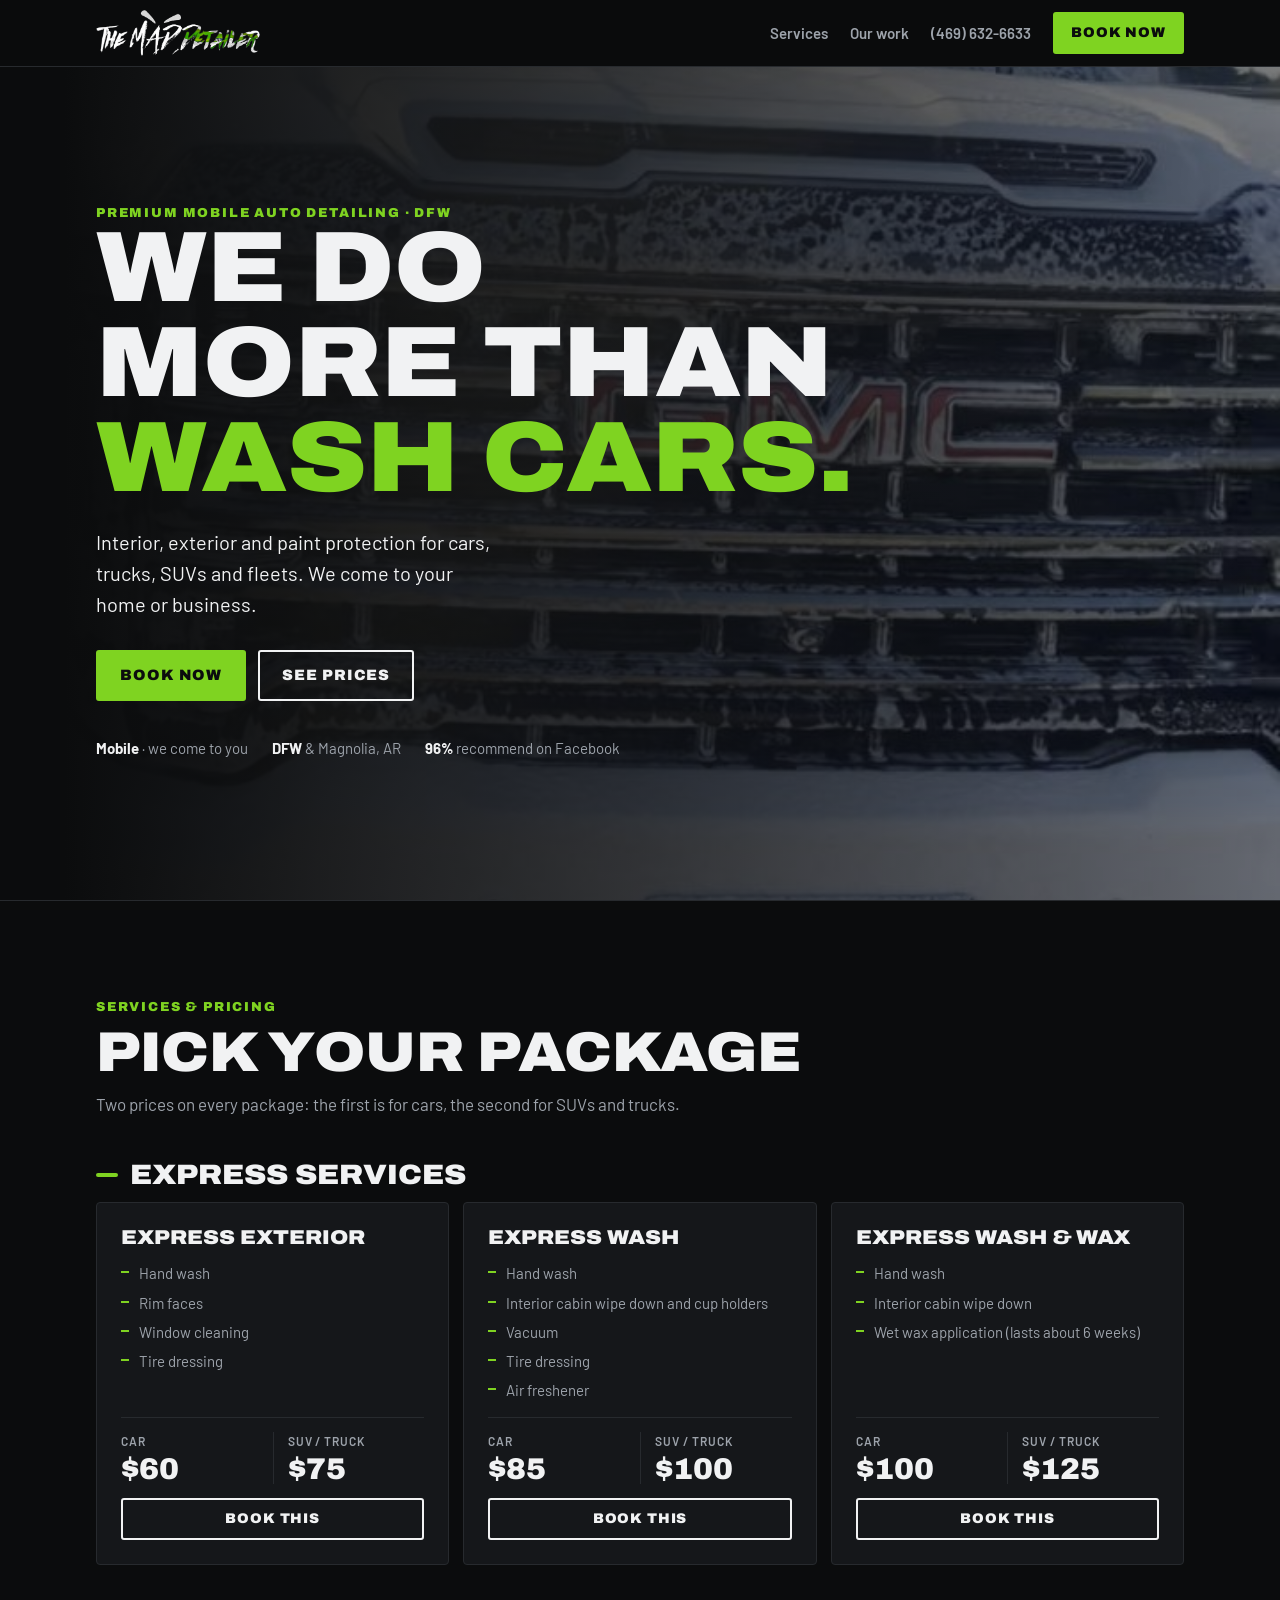
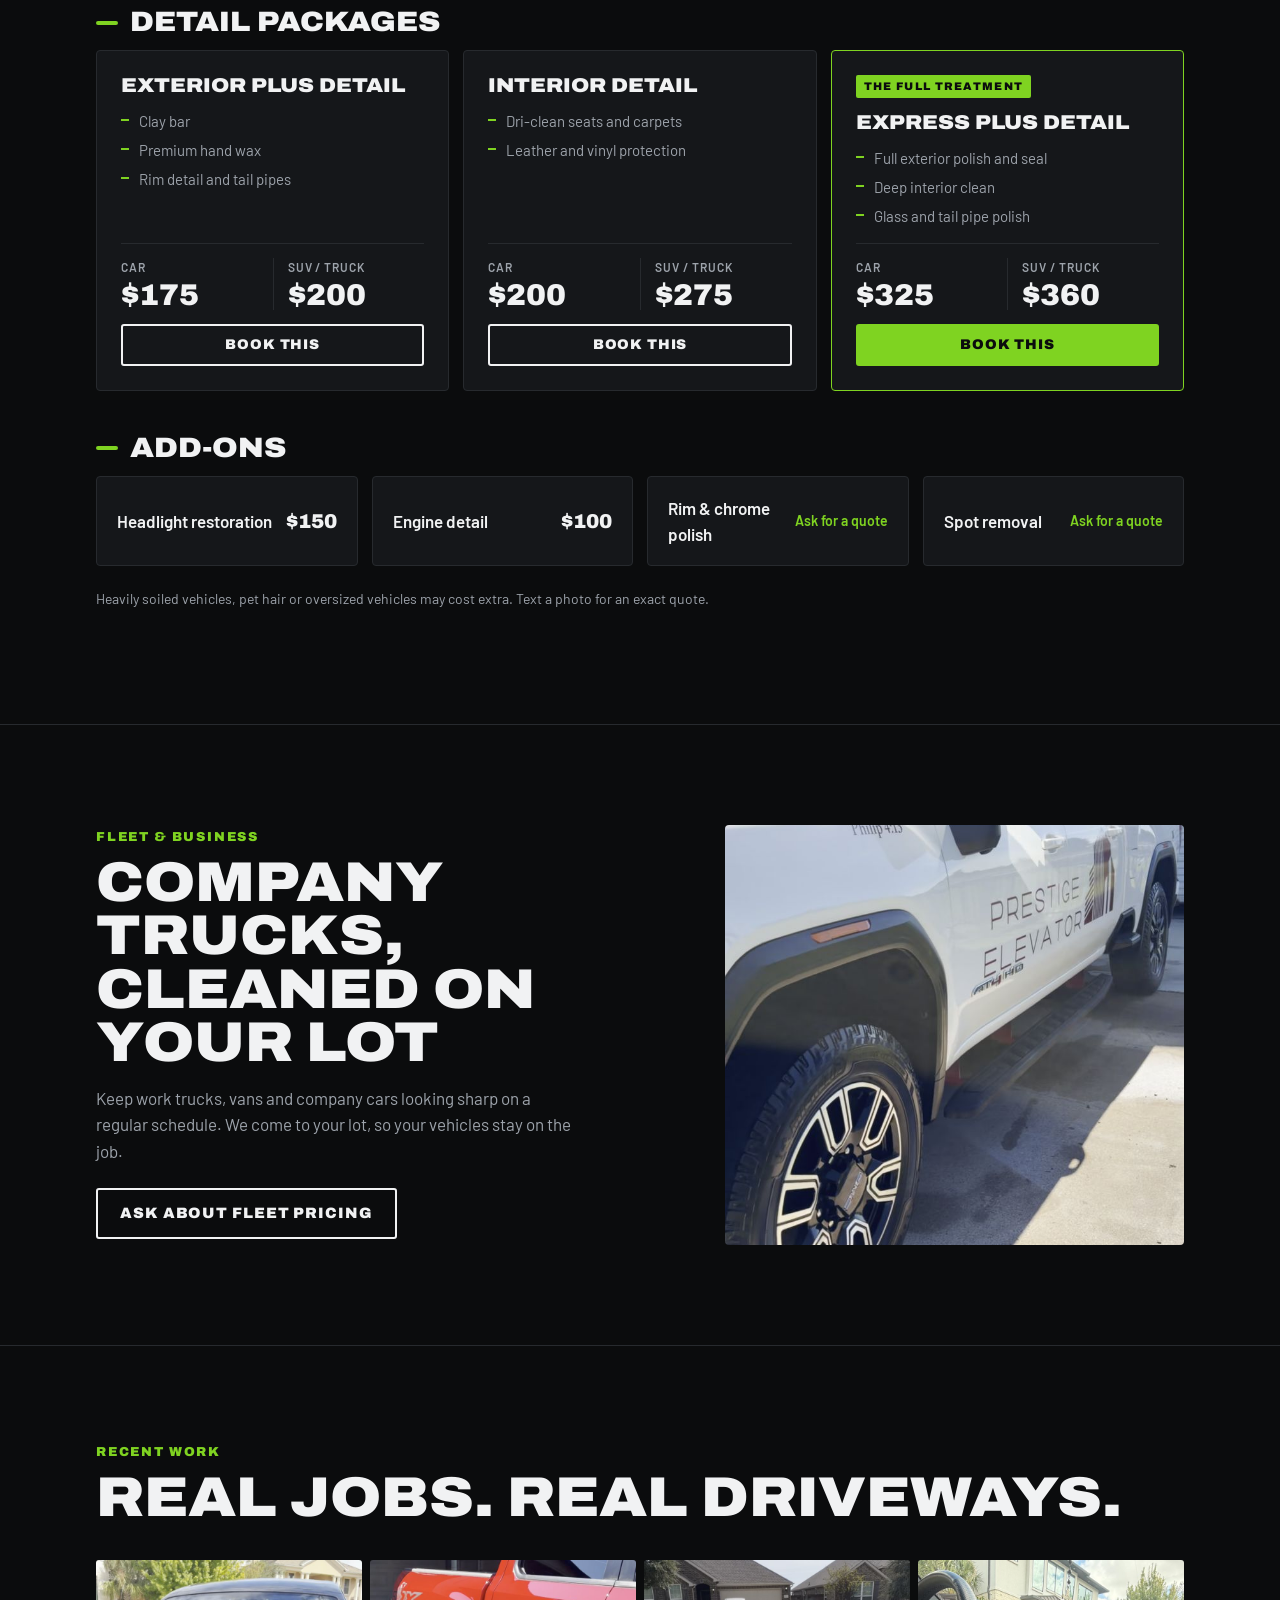
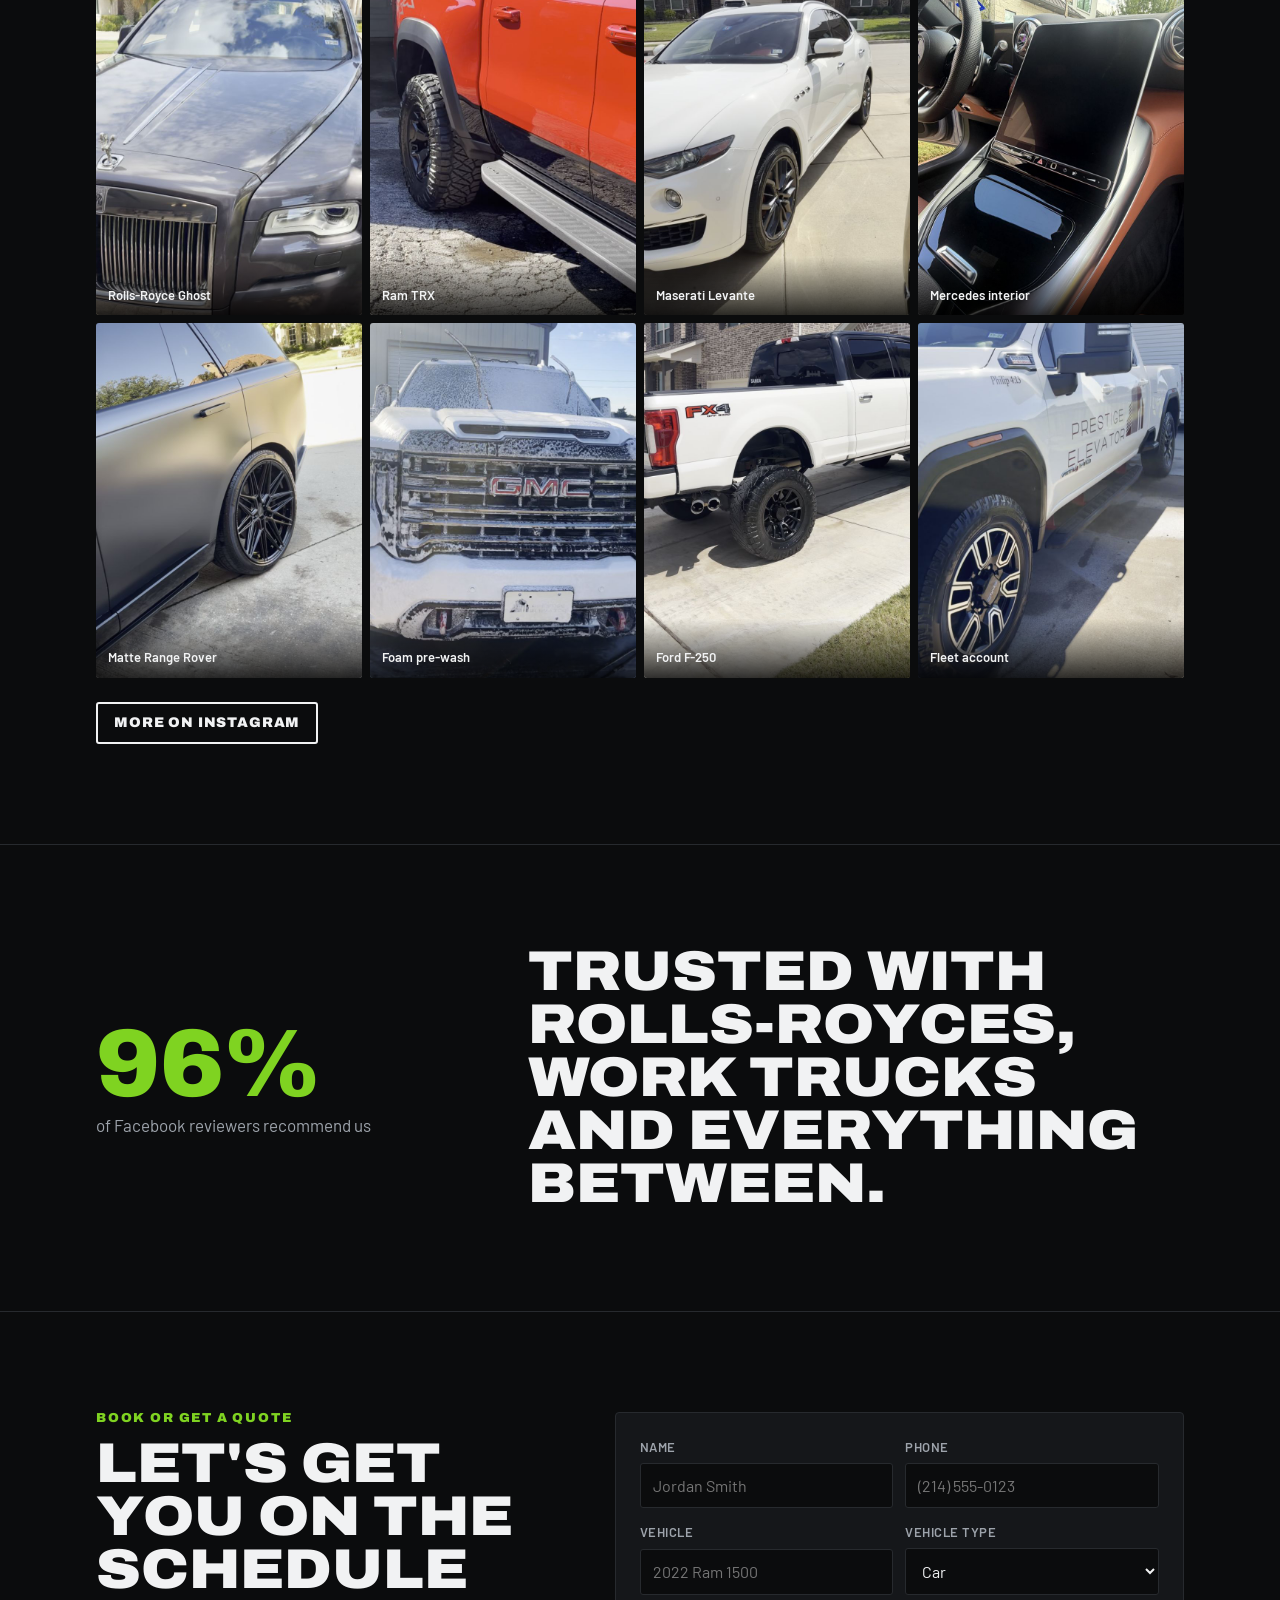
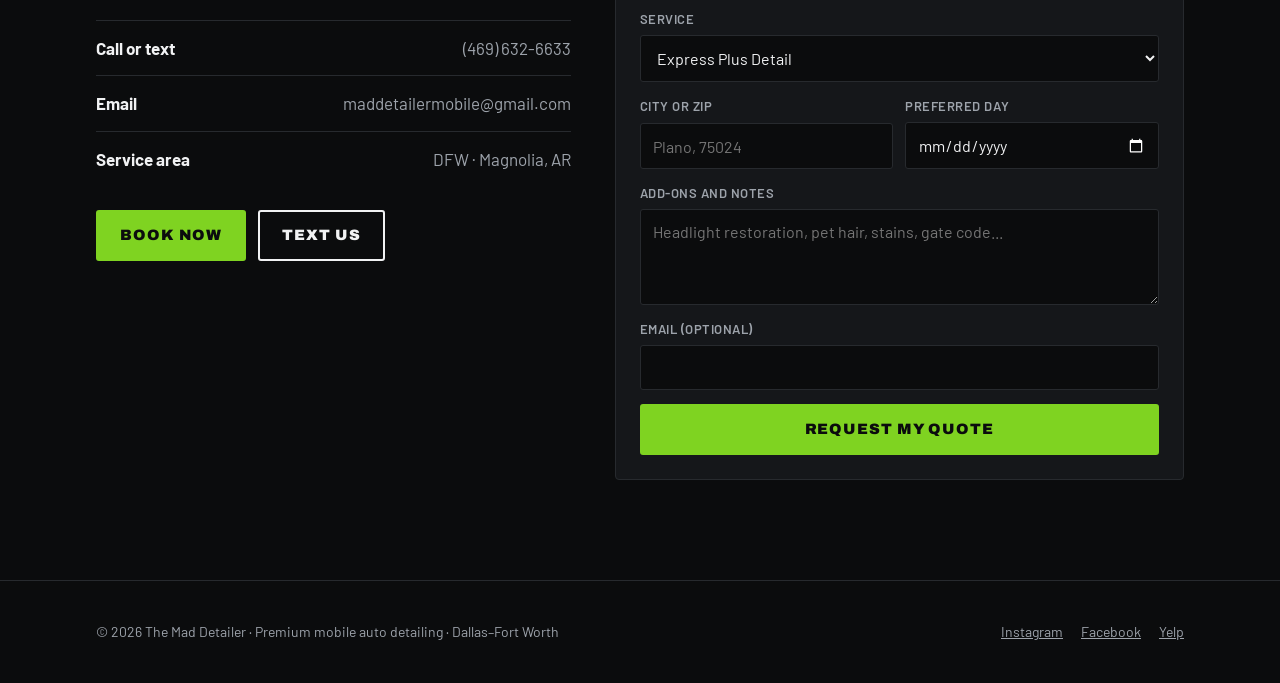
<file: index.html>
<!doctype html>
<html lang="en">
<head>
<meta charset="utf-8">
<meta name="viewport" content="width=device-width,initial-scale=1,viewport-fit=cover">
<title>The Mad Detailer · Mobile Car Detailing in Dallas–Fort Worth</title>
<meta name="description" content="Premium mobile auto detailing in DFW. Hand washes, interior and exterior details, wax and paint protection for cars, trucks, SUVs and fleets. We come to you. Call or text (469) 632-6633.">
<meta property="og:title" content="The Mad Detailer · Mobile Car Detailing in DFW">
<meta property="og:description" content="We do more than wash cars. Mobile detailing for cars, trucks, SUVs and fleets across Dallas–Fort Worth.">
<meta property="og:image" content="images/rolls-royce.jpg">
<meta property="og:type" content="website">
<meta name="theme-color" content="#0b0c0d">
<link rel="icon" type="image/png" href="images/favicon.png">
<script>if(/[?&]accent=pink/.test(location.search))document.documentElement.classList.add('pink')</script>
<link rel="preconnect" href="https://fonts.googleapis.com">
<link rel="preconnect" href="https://fonts.gstatic.com" crossorigin>
<link rel="stylesheet" href="https://fonts.googleapis.com/css2?family=Archivo:wdth,wght@62..125,600;62..125,900&family=Barlow:wght@400;500;600&display=swap">
<link rel="stylesheet" href="css/site.css">
<script type="application/ld+json">
{
  "@context": "https://schema.org",
  "@type": "AutoWash",
  "name": "The Mad Detailer",
  "description": "Premium mobile auto detailing for cars, trucks, SUVs and fleets.",
  "telephone": "+1-469-632-6633",
  "email": "maddetailermobile@gmail.com",
  "image": "images/rolls-royce.jpg",
  "priceRange": "$60-$360",
  "address": {"@type": "PostalAddress", "addressLocality": "Dallas", "addressRegion": "TX", "addressCountry": "US"},
  "areaServed": ["Dallas–Fort Worth, TX", "Magnolia, AR"],
  "sameAs": [
    "https://www.instagram.com/maddetailer",
    "https://www.facebook.com/maddetailertexas",
    "https://www.yelp.com/biz/the-mad-detailer-dallas"
  ]
}
</script>
</head>
<body>

<header><div class="wrap">
  <a href="#top" aria-label="The Mad Detailer home"><img src="images/logo.png" alt="The Mad Detailer" width="1047" height="293"></a>
  <nav>
    <a class="link" href="#services">Services</a>
    <a class="link" href="#work">Our work</a>
    <a class="link" href="tel:+14696326633">(469) 632-6633</a>
    <a class="btn sm book" href="#quote">Book Now</a>
  </nav>
</div></header>

<main id="top">
<div class="hero">
  <video src="images/hero.mp4" poster="images/foam-prewash.jpg" autoplay muted loop playsinline aria-hidden="true"></video>
  <div class="wrap">
    <div class="eye">Premium mobile auto detailing · DFW</div>
    <h1>We do more than <em>wash cars.</em></h1>
    <p>Interior, exterior and paint protection for cars, trucks, SUVs and fleets. We come to your home or business.</p>
    <div class="row"><a class="btn book" href="#quote">Book Now</a><a class="btn ghost" href="#services">See prices</a></div>
    <div class="chips"><span><b>Mobile</b> · we come to you</span><span><b>DFW</b> &amp; Magnolia, AR</span><span><b>96%</b> recommend on Facebook</span></div>
  </div>
</div>

<section id="services"><div class="wrap">
  <div class="head">
    <div class="eye">Services &amp; pricing</div>
    <h2>Pick your package</h2>
    <p>Two prices on every package: the first is for cars, the second for SUVs and trucks.</p>
  </div>

  <div class="menu-group">
    <h3>Express services</h3>
    <div class="cards">
      <div class="card">
        <h4>Express Exterior</h4>
        <ul><li>Hand wash</li><li>Rim faces</li><li>Window cleaning</li><li>Tire dressing</li></ul>
        <div class="prices"><div><span>Car</span><b>$60</b></div><div><span>SUV / Truck</span><b>$75</b></div></div>
        <a class="btn ghost sm book" href="#quote" data-service="Express Exterior">Book this</a>
      </div>
      <div class="card">
        <h4>Express Wash</h4>
        <ul><li>Hand wash</li><li>Interior cabin wipe down and cup holders</li><li>Vacuum</li><li>Tire dressing</li><li>Air freshener</li></ul>
        <div class="prices"><div><span>Car</span><b>$85</b></div><div><span>SUV / Truck</span><b>$100</b></div></div>
        <a class="btn ghost sm book" href="#quote" data-service="Express Wash">Book this</a>
      </div>
      <div class="card">
        <h4>Express Wash &amp; Wax</h4>
        <ul><li>Hand wash</li><li>Interior cabin wipe down</li><li>Wet wax application (lasts about 6 weeks)</li></ul>
        <div class="prices"><div><span>Car</span><b>$100</b></div><div><span>SUV / Truck</span><b>$125</b></div></div>
        <a class="btn ghost sm book" href="#quote" data-service="Express Wash & Wax">Book this</a>
      </div>
    </div>
  </div>

  <div class="menu-group">
    <h3>Detail packages</h3>
    <div class="cards">
      <div class="card">
        <h4>Exterior Plus Detail</h4>
        <ul><li>Clay bar</li><li>Premium hand wax</li><li>Rim detail and tail pipes</li></ul>
        <div class="prices"><div><span>Car</span><b>$175</b></div><div><span>SUV / Truck</span><b>$200</b></div></div>
        <a class="btn ghost sm book" href="#quote" data-service="Express Exterior Plus Detail">Book this</a>
      </div>
      <div class="card">
        <h4>Interior Detail</h4>
        <ul><li>Dri-clean seats and carpets</li><li>Leather and vinyl protection</li></ul>
        <div class="prices"><div><span>Car</span><b>$200</b></div><div><span>SUV / Truck</span><b>$275</b></div></div>
        <a class="btn ghost sm book" href="#quote" data-service="Express Interior Detail">Book this</a>
      </div>
      <div class="card feature">
        <span class="tag">The full treatment</span>
        <h4>Express Plus Detail</h4>
        <ul><li>Full exterior polish and seal</li><li>Deep interior clean</li><li>Glass and tail pipe polish</li></ul>
        <div class="prices"><div><span>Car</span><b>$325</b></div><div><span>SUV / Truck</span><b>$360</b></div></div>
        <a class="btn sm book" href="#quote" data-service="Express Plus Detail">Book this</a>
      </div>
    </div>
  </div>

  <div class="menu-group">
    <h3>Add-ons</h3>
    <div class="addons">
      <div><b>Headlight restoration</b><span>$150</span></div>
      <div><b>Engine detail</b><span>$100</span></div>
      <div><b>Rim &amp; chrome polish</b><span class="c">Ask for a quote</span></div>
      <div><b>Spot removal</b><span class="c">Ask for a quote</span></div>
    </div>
  </div>
  <p class="note">Heavily soiled vehicles, pet hair or oversized vehicles may cost extra. Text a photo for an exact quote.</p>
</div></section>

<section><div class="wrap fleet">
  <div>
    <div class="eye">Fleet &amp; business</div>
    <h2 style="margin-top:12px">Company trucks, cleaned on your lot</h2>
    <p>Keep work trucks, vans and company cars looking sharp on a regular schedule. We come to your lot, so your vehicles stay on the job.</p>
    <a class="btn ghost" href="#quote" data-service="Fleet / business">Ask about fleet pricing</a>
  </div>
  <img src="images/fleet-truck.jpg" alt="Fleet truck after a wash" loading="lazy" width="720" height="960" style="border-radius:4px;max-height:420px;width:100%;object-fit:cover">
</div></section>

<section id="work"><div class="wrap">
  <div class="head"><div class="eye">Recent work</div><h2>Real jobs. Real driveways.</h2></div>
  <div class="grid">
    <figure><img src="images/rolls-royce.jpg" alt="Rolls-Royce Ghost after a detail" loading="lazy" width="720" height="960"><figcaption>Rolls-Royce Ghost</figcaption></figure>
    <figure><img src="images/ram-trx.jpg" alt="Ram TRX after a detail" loading="lazy" width="720" height="960"><figcaption>Ram TRX</figcaption></figure>
    <figure><img src="images/maserati.jpg" alt="Maserati Levante after a detail" loading="lazy" width="720" height="960"><figcaption>Maserati Levante</figcaption></figure>
    <figure><img src="images/mercedes-interior.jpg" alt="Mercedes interior after a detail" loading="lazy" width="720" height="960"><figcaption>Mercedes interior</figcaption></figure>
    <figure><img src="images/range-rover.jpg" alt="Matte Range Rover after a detail" loading="lazy" width="720" height="960"><figcaption>Matte Range Rover</figcaption></figure>
    <figure><img src="images/foam-prewash.jpg" alt="GMC truck covered in foam pre-wash" loading="lazy" width="720" height="960"><figcaption>Foam pre-wash</figcaption></figure>
    <figure><img src="images/f250.jpg" alt="Ford F-250 after a detail" loading="lazy" width="720" height="960"><figcaption>Ford F-250</figcaption></figure>
    <figure><img src="images/fleet-truck.jpg" alt="Fleet truck after a wash" loading="lazy" width="720" height="960"><figcaption>Fleet account</figcaption></figure>
  </div>
  <div class="row" style="margin-top:24px"><a class="btn ghost sm" href="https://www.instagram.com/maddetailer" target="_blank" rel="noopener">More on Instagram</a></div>
</div></section>

<section><div class="wrap proof">
  <div><div class="big">96%</div><div style="color:var(--muted)">of Facebook reviewers recommend us</div></div>
  <h2 style="max-width:16ch">Trusted with Rolls-Royces, work trucks and everything between.</h2>
</div></section>

<section id="quote"><div class="wrap contact">
  <div>
    <div class="eye">Book or get a quote</div>
    <h2 style="margin-top:12px">Let's get you on the schedule</h2>
    <div class="lines">
      <div><b>Call or text</b><a href="tel:+14696326633">(469) 632-6633</a></div>
      <div><b>Email</b><a href="mailto:maddetailermobile@gmail.com">maddetailermobile@gmail.com</a></div>
      <div><b>Service area</b><span>DFW · Magnolia, AR</span></div>
    </div>
    <div class="row"><a class="btn book" href="#quote-form">Book Now</a><a class="btn ghost" href="sms:+14696326633">Text us</a></div>
  </div>

  <form id="quote-form" name="quote" method="POST" action="/thank-you.html" data-netlify="true" netlify-honeypot="company-website">
    <input type="hidden" name="form-name" value="quote">
    <p class="hp"><label>Leave this empty <input name="company-website" tabindex="-1" autocomplete="off"></label></p>
    <div class="two">
      <label>Name<input name="name" required autocomplete="name" placeholder="Jordan Smith"></label>
      <label>Phone<input name="phone" type="tel" required autocomplete="tel" placeholder="(214) 555-0123"></label>
    </div>
    <div class="two">
      <label>Vehicle<input name="vehicle" placeholder="2022 Ram 1500"></label>
      <label>Vehicle type<select name="vehicle-type"><option>Car</option><option>SUV / Truck</option><option>Fleet / multiple</option></select></label>
    </div>
    <label>Service
      <select name="service" id="service">
        <option>Express Exterior</option>
        <option>Express Wash</option>
        <option>Express Wash &amp; Wax</option>
        <option>Express Exterior Plus Detail</option>
        <option>Express Interior Detail</option>
        <option selected>Express Plus Detail</option>
        <option>Fleet / business</option>
        <option>Not sure, help me choose</option>
      </select>
    </label>
    <div class="two">
      <label>City or zip<input name="location" placeholder="Plano, 75024"></label>
      <label>Preferred day<input name="preferred-date" type="date"></label>
    </div>
    <label>Add-ons and notes<textarea name="notes" placeholder="Headlight restoration, pet hair, stains, gate code..."></textarea></label>
    <label>Email (optional)<input name="email" type="email" autocomplete="email"></label>
    <button class="btn" type="submit">Request my quote</button>
  </form>
</div></section>
</main>

<footer><div class="wrap">
  <div>© <span id="year">2026</span> The Mad Detailer · Premium mobile auto detailing · Dallas–Fort Worth</div>
  <nav>
    <a href="https://www.instagram.com/maddetailer" target="_blank" rel="noopener">Instagram</a>
    <a href="https://www.facebook.com/maddetailertexas" target="_blank" rel="noopener">Facebook</a>
    <a href="https://www.yelp.com/biz/the-mad-detailer-dallas" target="_blank" rel="noopener">Yelp</a>
  </nav>
</div></footer>

<div class="mbar"><a class="btn ghost sm" href="tel:+14696326633">Call</a><a class="btn sm book" href="#quote">Book Now</a></div>

<script src="js/site.js"></script>
</body>
</html>
</file>
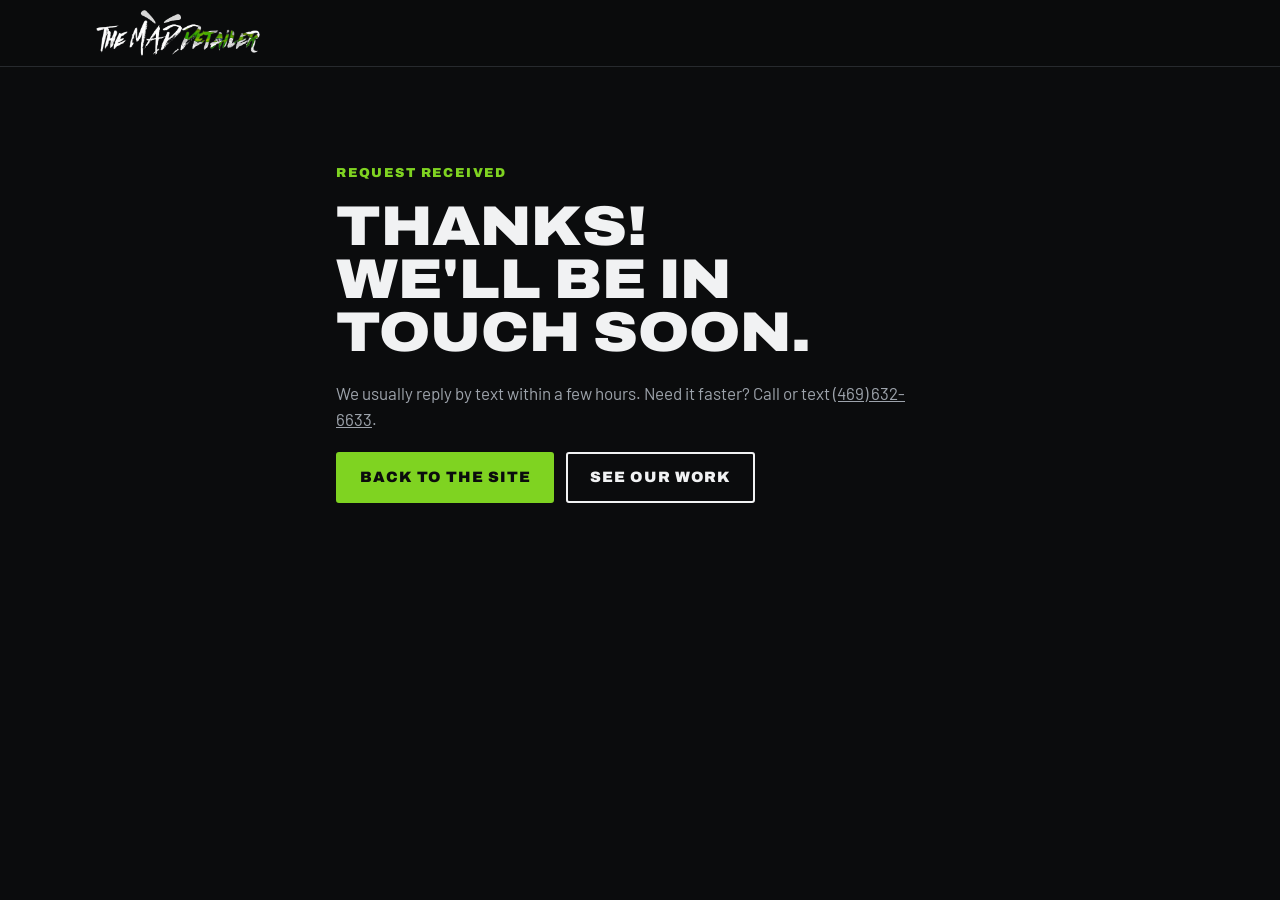
<file: thank-you.html>
<!doctype html>
<html lang="en">
<head>
<meta charset="utf-8">
<meta name="viewport" content="width=device-width,initial-scale=1,viewport-fit=cover">
<title>Thanks · The Mad Detailer</title>
<meta name="robots" content="noindex">
<link rel="icon" type="image/png" href="images/favicon.png">
<script>if(/[?&]accent=pink/.test(location.search))document.documentElement.classList.add('pink')</script>
<link rel="stylesheet" href="https://fonts.googleapis.com/css2?family=Archivo:wdth,wght@62..125,600;62..125,900&family=Barlow:wght@400;500;600&display=swap">
<link rel="stylesheet" href="css/site.css">
</head>
<body>
<header><div class="wrap"><a href="/"><img src="images/logo.png" alt="The Mad Detailer" width="1047" height="293"></a></div></header>
<section style="border:0"><div class="wrap" style="display:grid;gap:20px;max-width:640px;margin-inline:auto">
  <div class="eye">Request received</div>
  <h2>Thanks! We'll be in touch soon.</h2>
  <p style="color:var(--muted);margin:0">We usually reply by text within a few hours. Need it faster? Call or text <a href="tel:+14696326633">(469) 632-6633</a>.</p>
  <div class="row"><a class="btn" href="/">Back to the site</a><a class="btn ghost" href="https://www.instagram.com/maddetailer" target="_blank" rel="noopener">See our work</a></div>
</div></section>
</body>
</html>
</file>
<file: css/site.css>
/* =========================================================
   THE MAD DETAILER · site styles
   ---------------------------------------------------------
   TO CHANGE THE ACCENT COLOR: edit the two lines marked
   "ACCENT" below. Everything green on the site uses them.
     Lime (logo):        --accent:#7fd321;  --accent-ink:#0b0c0d;
     Hot pink (flyer):   --accent:#ff2d95;  --accent-ink:#ffffff;
   ========================================================= */
:root{
  --accent:#7fd321;      /* ACCENT: main color */
  --accent-ink:#0b0c0d;  /* ACCENT: text color on top of the accent */
  --bg:#0b0c0d;--panel:#15171a;--line:#272a2e;--fg:#f1f2f3;--muted:#9da3ab;
  --display:"Archivo","Arial Narrow",Arial,sans-serif;
  --body:"Barlow","Helvetica Neue",Arial,sans-serif;
  color-scheme:dark
}
/* Preview the pink version without editing anything: add ?accent=pink to the URL */
html.pink{--accent:#ff2d95;--accent-ink:#ffffff}

*{box-sizing:border-box}html{scroll-behavior:smooth;scroll-padding-top:76px}html,body{margin:0}
body{background:var(--bg);color:var(--fg);font:17px/1.55 var(--body);padding-bottom:76px}
@media(min-width:761px){body{padding-bottom:0}}
img{max-width:100%;display:block}
a{color:inherit}
.wrap{max-width:1120px;margin:0 auto;padding-left:max(16px,env(safe-area-inset-left,0px));padding-right:max(16px,env(safe-area-inset-right,0px))}
h1,h2,h3{font-family:var(--display);font-stretch:112%;font-weight:900;text-transform:uppercase;line-height:.95;margin:0;text-wrap:balance}
h2{font-size:clamp(32px,6vw,56px)}
.eye{font:900 13px/1 var(--display);letter-spacing:.14em;text-transform:uppercase;color:var(--accent)}
.btn{display:inline-block;font:900 15px/1 var(--display);letter-spacing:.06em;text-transform:uppercase;padding:16px 22px;border-radius:3px;text-decoration:none;border:2px solid var(--accent);background:var(--accent);color:var(--accent-ink);cursor:pointer;text-align:center}
.btn:hover{filter:brightness(1.1)}
.btn.ghost{background:transparent;color:var(--fg);border-color:var(--fg)}
.btn.sm{padding:12px 16px;font-size:14px}

/* Header */
header{position:sticky;top:0;z-index:5;background:rgba(11,12,13,.9);backdrop-filter:blur(8px);-webkit-backdrop-filter:blur(8px);border-bottom:1px solid var(--line)}
header .wrap{display:flex;justify-content:space-between;align-items:center;padding-block:10px;gap:12px}
header img{height:46px;width:auto}
header nav{display:flex;align-items:center;gap:22px}
header nav a.link{text-decoration:none;font:600 15px/1 var(--body);color:var(--muted)}
header nav a.link:hover{color:var(--fg)}
@media(max-width:760px){header nav a.link{display:none}header img{height:38px}}

/* Hero */
.hero{position:relative;overflow:hidden;border-bottom:1px solid var(--line)}
.hero video,.hero .poster{position:absolute;inset:0;width:100%;height:100%;object-fit:cover;opacity:.5}
.hero::after{content:"";position:absolute;inset:0;background:linear-gradient(90deg,var(--bg) 5%,rgba(11,12,13,.6) 50%,transparent)}
.hero .wrap{position:relative;z-index:1;padding-block:clamp(70px,11vw,140px)}
.hero h1{font-size:clamp(46px,9vw,100px);max-width:11ch}.hero h1 em{font-style:normal;color:var(--accent)}
.hero p{font-size:20px;max-width:36ch;margin:22px 0 30px}
.row{display:flex;gap:12px;flex-wrap:wrap}
.chips{display:flex;flex-wrap:wrap;gap:8px 24px;margin-top:36px;color:var(--muted);font-size:15px}.chips b{color:var(--fg)}
@media(prefers-reduced-motion:reduce){.hero video{display:none}}

section{padding-block:clamp(60px,9vw,100px);border-bottom:1px solid var(--line)}
.head{display:grid;gap:12px;margin-bottom:36px}
.head p{margin:0;color:var(--muted);max-width:60ch}

/* Price menu */
.menu-group{margin-top:44px}.menu-group:first-of-type{margin-top:0}
.menu-group>h3{font-size:clamp(22px,3vw,28px);display:flex;align-items:center;gap:12px;margin-bottom:14px}
.menu-group>h3::before{content:"";width:22px;height:4px;background:var(--accent);border-radius:2px}
.cards{display:grid;grid-template-columns:repeat(auto-fit,minmax(260px,1fr));gap:14px}
.card{background:var(--panel);border:1px solid var(--line);border-radius:4px;padding:24px;display:flex;flex-direction:column;gap:14px}
.card.feature{border-color:var(--accent)}
.card h4{font:900 20px/1.05 var(--display);font-stretch:112%;text-transform:uppercase;margin:0}
.tag{align-self:flex-start;font:900 11px/1 var(--display);letter-spacing:.12em;text-transform:uppercase;background:var(--accent);color:var(--accent-ink);padding:6px 8px;border-radius:2px}
.card ul{margin:0;padding:0;list-style:none;display:grid;gap:6px;align-content:start;color:var(--muted);font-size:15px;flex:1}
.card li{padding-left:18px;position:relative}
.card li::before{content:"";position:absolute;left:0;top:.6em;width:8px;height:2px;background:var(--accent)}
.prices{display:grid;grid-template-columns:1fr 1fr;border-top:1px solid var(--line);padding-top:14px}
.prices div{display:grid;gap:4px}.prices div+div{border-left:1px solid var(--line);padding-left:14px}
.prices span{font-size:12px;letter-spacing:.08em;text-transform:uppercase;color:var(--muted);font-weight:600}
.prices b{font:900 30px/1 var(--display);color:var(--fg)}
.addons{display:grid;grid-template-columns:repeat(auto-fit,minmax(230px,1fr));gap:14px}
.addons div{background:var(--panel);border:1px solid var(--line);border-radius:4px;padding:18px 20px;display:flex;justify-content:space-between;align-items:center;gap:12px}
.addons b{font-weight:600}.addons span{font:900 20px/1 var(--display);white-space:nowrap}
.addons span.c{font:600 14px/1.2 var(--body);color:var(--accent)}
.note{margin-top:22px;color:var(--muted);font-size:14px}

/* Fleet band */
.fleet{display:grid;grid-template-columns:1.3fr 1fr;gap:32px;align-items:center}
.fleet p{color:var(--muted);margin:16px 0 24px;max-width:48ch}
@media(max-width:760px){.fleet{grid-template-columns:1fr}}

/* Gallery */
.grid{display:grid;grid-template-columns:repeat(4,1fr);gap:8px}
.grid figure{margin:0;position:relative;aspect-ratio:3/4;overflow:hidden;border-radius:3px;background:var(--panel)}
.grid img{width:100%;height:100%;object-fit:cover}
.grid figcaption{position:absolute;inset:auto 0 0;padding:28px 12px 10px;background:linear-gradient(transparent,rgba(0,0,0,.8));font-size:13px;font-weight:600}
@media(max-width:760px){.grid{grid-template-columns:repeat(2,1fr)}}

.proof{display:flex;flex-wrap:wrap;gap:28px;align-items:center;justify-content:space-between}
.big{font:900 clamp(56px,10vw,96px)/1 var(--display);color:var(--accent)}

/* Contact + form */
.contact{display:grid;grid-template-columns:1fr 1.2fr;gap:44px}
@media(max-width:820px){.contact{grid-template-columns:1fr}}
.lines{display:grid;margin:24px 0}.lines div{display:flex;justify-content:space-between;gap:12px;padding:14px 0;border-top:1px solid var(--line);flex-wrap:wrap}
.lines span,.lines a{color:var(--muted);text-decoration:none}.lines a:hover{color:var(--fg)}
form{background:var(--panel);border:1px solid var(--line);border-radius:4px;padding:24px;display:grid;gap:14px}
label{display:grid;gap:6px;font-size:13px;font-weight:600;letter-spacing:.04em;text-transform:uppercase;color:var(--muted)}
input,select,textarea{font:16px var(--body);color:var(--fg);background:var(--bg);border:1px solid var(--line);border-radius:3px;padding:12px;width:100%}
textarea{min-height:96px;resize:vertical}
.two{display:grid;grid-template-columns:1fr 1fr;gap:12px}.two>*{min-width:0}@media(max-width:480px){.two{grid-template-columns:1fr}}
.hp{position:absolute;left:-9999px}

footer{padding-block:40px;color:var(--muted);font-size:14px}
footer .wrap{display:flex;flex-wrap:wrap;justify-content:space-between;gap:16px}
footer nav{display:flex;gap:18px}footer a{color:var(--muted)}footer a:hover{color:var(--fg)}

/* Sticky mobile call/book bar */
.mbar{position:fixed;left:0;right:0;bottom:0;z-index:10;display:grid;grid-template-columns:1fr 1fr;gap:8px;padding:10px max(12px,env(safe-area-inset-left,0px)) calc(10px + env(safe-area-inset-bottom,0px));background:rgba(11,12,13,.94);border-top:1px solid var(--line)}
@media(min-width:761px){.mbar{display:none}}
:focus-visible{outline:3px solid var(--accent);outline-offset:2px}
</file>
